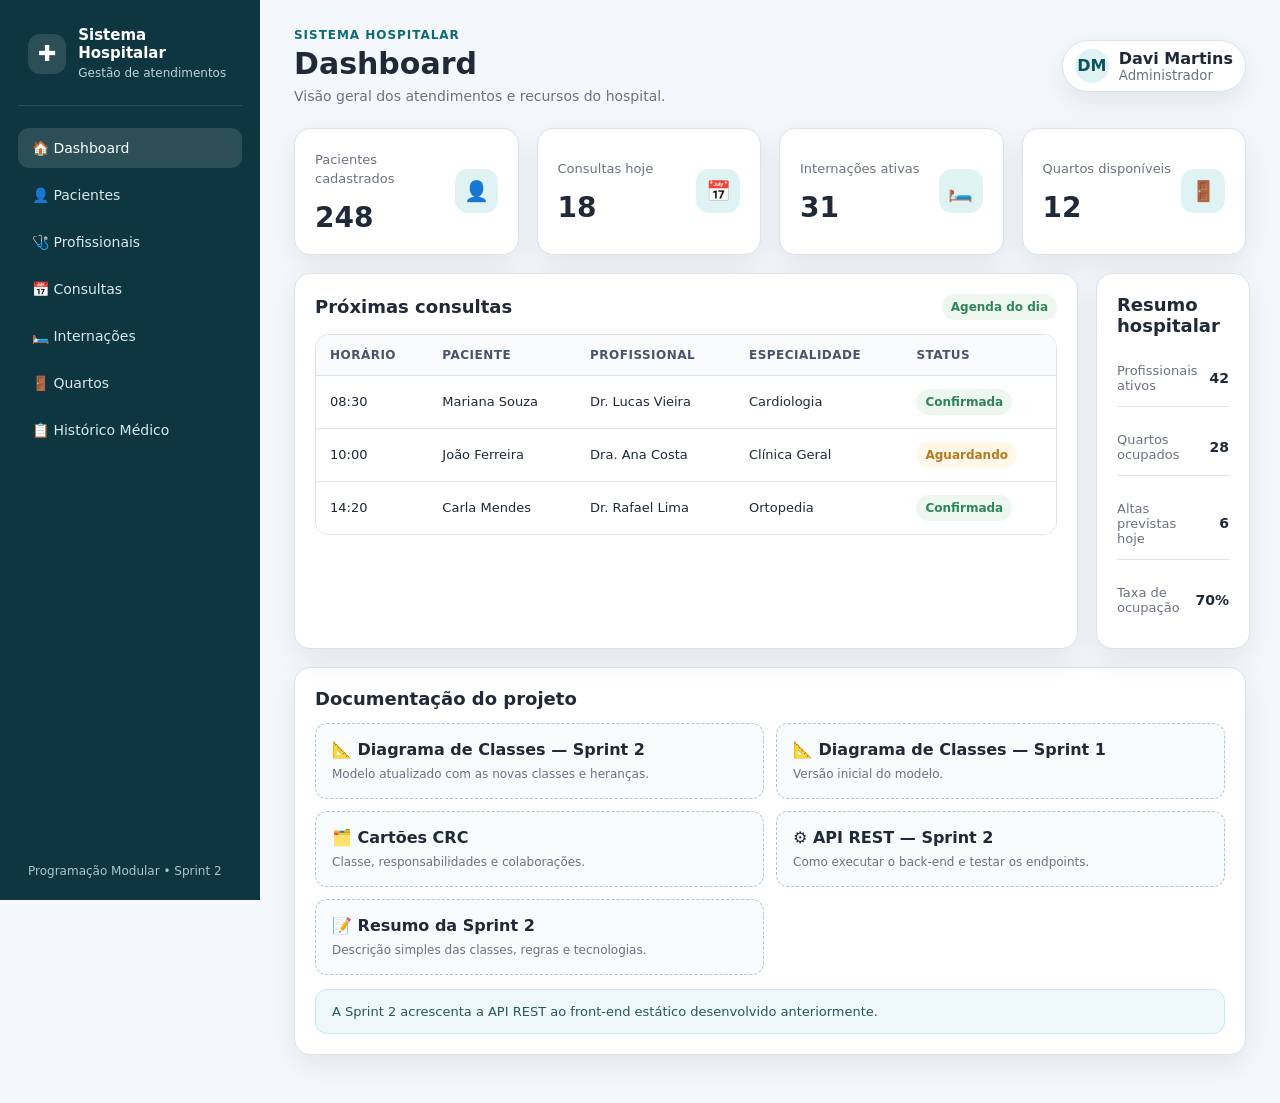
<file: index.html>
<!doctype html>
<html lang="pt-BR">
<head>
  <meta charset="utf-8">
  <meta name="viewport" content="width=device-width, initial-scale=1">
  <title>Dashboard • Sistema Hospitalar</title>
  <link rel="stylesheet" href="css/style.css">
</head>
<body>
  <div class="layout">
    <aside class="sidebar">
      <div class="brand">
        <div class="brand-mark">✚</div>
        <div><strong>Sistema Hospitalar</strong><span>Gestão de atendimentos</span></div>
      </div>
      <nav class="nav"><a class="active" href="index.html"><span>🏠</span> Dashboard</a>
<a class="" href="pacientes.html"><span>👤</span> Pacientes</a>
<a class="" href="profissionais.html"><span>🩺</span> Profissionais</a>
<a class="" href="consultas.html"><span>📅</span> Consultas</a>
<a class="" href="internacoes.html"><span>🛏️</span> Internações</a>
<a class="" href="quartos.html"><span>🚪</span> Quartos</a>
<a class="" href="historico.html"><span>📋</span> Histórico Médico</a></nav>
      <div class="sidebar-footer">Programação Modular • Sprint 2</div>
    </aside>
    <main class="main">
      <header class="topbar">
        <div><p class="eyebrow">Sistema Hospitalar</p><h1>Dashboard</h1><p class="subtitle">Visão geral dos atendimentos e recursos do hospital.</p></div>
        <div class="user"><div class="avatar">DM</div><div><strong>Davi Martins</strong><small>Administrador</small></div></div>
      </header>
      
<section class="grid cards">
  <article class="card stat"><div><span>Pacientes cadastrados</span><strong>248</strong></div><div class="icon">👤</div></article>
  <article class="card stat"><div><span>Consultas hoje</span><strong>18</strong></div><div class="icon">📅</div></article>
  <article class="card stat"><div><span>Internações ativas</span><strong>31</strong></div><div class="icon">🛏️</div></article>
  <article class="card stat"><div><span>Quartos disponíveis</span><strong>12</strong></div><div class="icon">🚪</div></article>
</section>

<section class="grid two" style="margin-top:18px">
  <article class="card">
    <div class="section-title"><h2>Próximas consultas</h2><span class="badge">Agenda do dia</span></div>
    <div class="table-wrap"><table>
      <thead><tr><th>Horário</th><th>Paciente</th><th>Profissional</th><th>Especialidade</th><th>Status</th></tr></thead>
      <tbody>
        <tr><td>08:30</td><td>Mariana Souza</td><td>Dr. Lucas Vieira</td><td>Cardiologia</td><td><span class="badge">Confirmada</span></td></tr>
        <tr><td>10:00</td><td>João Ferreira</td><td>Dra. Ana Costa</td><td>Clínica Geral</td><td><span class="badge warning">Aguardando</span></td></tr>
        <tr><td>14:20</td><td>Carla Mendes</td><td>Dr. Rafael Lima</td><td>Ortopedia</td><td><span class="badge">Confirmada</span></td></tr>
      </tbody>
    </table></div>
  </article>
  <article class="card">
    <div class="section-title"><h2>Resumo hospitalar</h2></div>
    <div class="kpi-list">
      <div class="kpi-row"><span>Profissionais ativos</span><strong>42</strong></div>
      <div class="kpi-row"><span>Quartos ocupados</span><strong>28</strong></div>
      <div class="kpi-row"><span>Altas previstas hoje</span><strong>6</strong></div>
      <div class="kpi-row"><span>Taxa de ocupação</span><strong>70%</strong></div>
    </div>
  </article>
</section>

<section class="card" style="margin-top:18px">
  <div class="section-title"><h2>Documentação do projeto</h2></div>
  <div class="doc-links">
    <a class="doc-link" href="documentos/DiagramaClassesSprint2.png" target="_blank"><strong>📐 Diagrama de Classes — Sprint 2</strong><span>Modelo atualizado com as novas classes e heranças.</span></a>
    <a class="doc-link" href="documentos/DiagramaClasses.png" target="_blank"><strong>📐 Diagrama de Classes — Sprint 1</strong><span>Versão inicial do modelo.</span></a>
    <a class="doc-link" href="documentos/CartoesCRC.docx" target="_blank"><strong>🗂️ Cartões CRC</strong><span>Classe, responsabilidades e colaborações.</span></a>
    <a class="doc-link" href="backend/README.md" target="_blank"><strong>⚙️ API REST — Sprint 2</strong><span>Como executar o back-end e testar os endpoints.</span></a>
    <a class="doc-link" href="documentos/ResumoSprint2.md" target="_blank"><strong>📝 Resumo da Sprint 2</strong><span>Descrição simples das classes, regras e tecnologias.</span></a>
  </div>
  <p class="notice" style="margin:14px 0 0">A Sprint 2 acrescenta a API REST ao front-end estático desenvolvido anteriormente.</p>
</section>

    </main>
  </div>
</body>
</html>
</file>
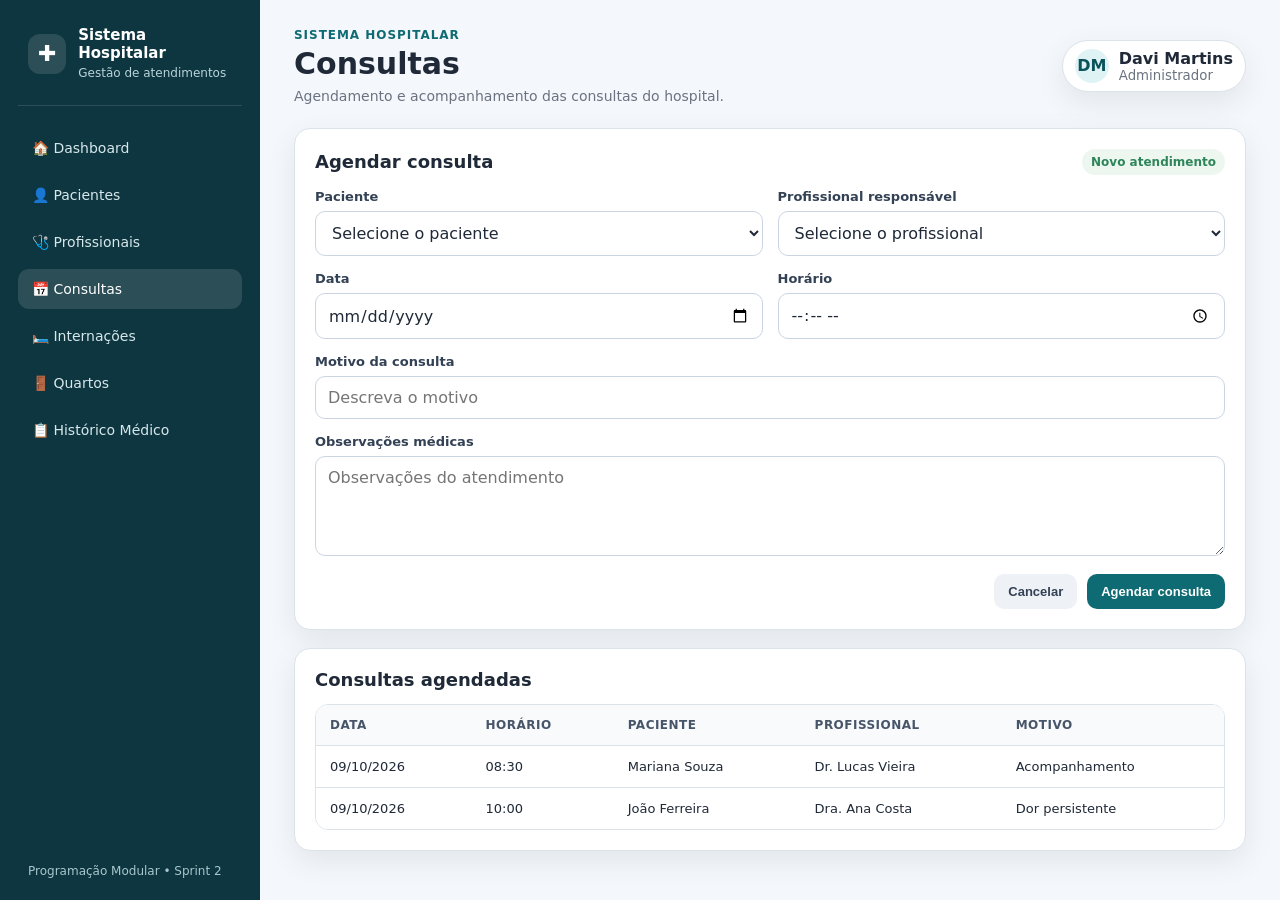
<file: consultas.html>
<!doctype html>
<html lang="pt-BR">
<head>
  <meta charset="utf-8">
  <meta name="viewport" content="width=device-width, initial-scale=1">
  <title>Consultas • Sistema Hospitalar</title>
  <link rel="stylesheet" href="css/style.css">
</head>
<body>
  <div class="layout">
    <aside class="sidebar">
      <div class="brand">
        <div class="brand-mark">✚</div>
        <div><strong>Sistema Hospitalar</strong><span>Gestão de atendimentos</span></div>
      </div>
      <nav class="nav"><a class="" href="index.html"><span>🏠</span> Dashboard</a>
<a class="" href="pacientes.html"><span>👤</span> Pacientes</a>
<a class="" href="profissionais.html"><span>🩺</span> Profissionais</a>
<a class="active" href="consultas.html"><span>📅</span> Consultas</a>
<a class="" href="internacoes.html"><span>🛏️</span> Internações</a>
<a class="" href="quartos.html"><span>🚪</span> Quartos</a>
<a class="" href="historico.html"><span>📋</span> Histórico Médico</a></nav>
      <div class="sidebar-footer">Programação Modular • Sprint 2</div>
    </aside>
    <main class="main">
      <header class="topbar">
        <div><p class="eyebrow">Sistema Hospitalar</p><h1>Consultas</h1><p class="subtitle">Agendamento e acompanhamento das consultas do hospital.</p></div>
        <div class="user"><div class="avatar">DM</div><div><strong>Davi Martins</strong><small>Administrador</small></div></div>
      </header>
      
<section class="card">
  <div class="section-title"><h2>Agendar consulta</h2><span class="badge">Novo atendimento</span></div>
  <div class="form-grid">
    <div class="form-group"><label>Paciente</label><select><option>Selecione o paciente</option><option>Mariana Souza</option><option>João Ferreira</option></select></div>
    <div class="form-group"><label>Profissional responsável</label><select><option>Selecione o profissional</option><option>Dr. Lucas Vieira</option><option>Dra. Ana Costa</option></select></div>
    <div class="form-group"><label>Data</label><input type="date"></div>
    <div class="form-group"><label>Horário</label><input type="time"></div>
    <div class="form-group full"><label>Motivo da consulta</label><input placeholder="Descreva o motivo"></div>
    <div class="form-group full"><label>Observações médicas</label><textarea placeholder="Observações do atendimento"></textarea></div>
  </div>
  <div class="actions"><button class="btn secondary">Cancelar</button><button class="btn primary">Agendar consulta</button></div>
</section>
<section class="card" style="margin-top:18px">
  <div class="section-title"><h2>Consultas agendadas</h2></div>
  <div class="table-wrap"><table><thead><tr><th>Data</th><th>Horário</th><th>Paciente</th><th>Profissional</th><th>Motivo</th></tr></thead><tbody>
    <tr><td>09/10/2026</td><td>08:30</td><td>Mariana Souza</td><td>Dr. Lucas Vieira</td><td>Acompanhamento</td></tr>
    <tr><td>09/10/2026</td><td>10:00</td><td>João Ferreira</td><td>Dra. Ana Costa</td><td>Dor persistente</td></tr>
  </tbody></table></div>
</section>
    </main>
  </div>
</body>
</html>
</file>
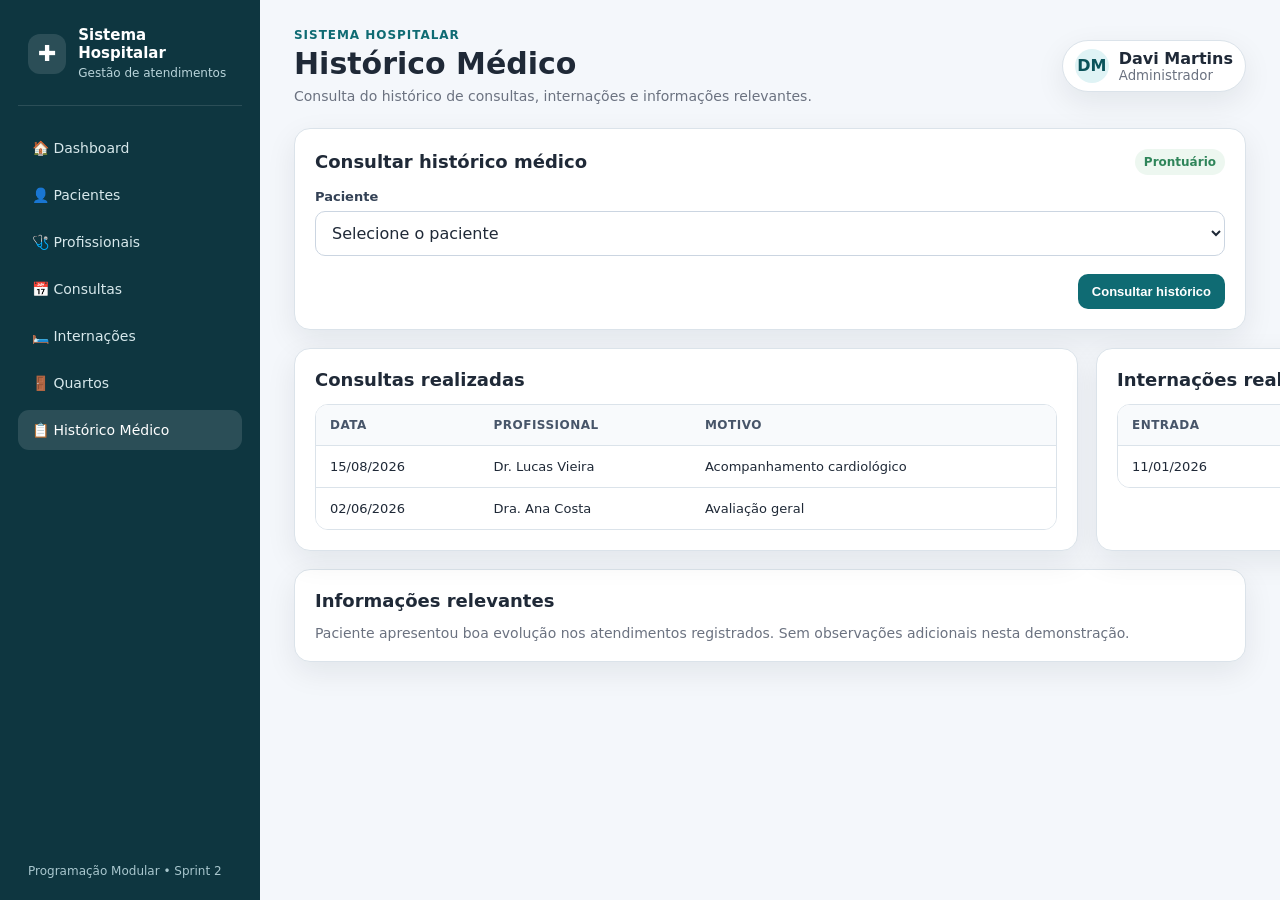
<file: historico.html>
<!doctype html>
<html lang="pt-BR">
<head>
  <meta charset="utf-8">
  <meta name="viewport" content="width=device-width, initial-scale=1">
  <title>Histórico Médico • Sistema Hospitalar</title>
  <link rel="stylesheet" href="css/style.css">
</head>
<body>
  <div class="layout">
    <aside class="sidebar">
      <div class="brand">
        <div class="brand-mark">✚</div>
        <div><strong>Sistema Hospitalar</strong><span>Gestão de atendimentos</span></div>
      </div>
      <nav class="nav"><a class="" href="index.html"><span>🏠</span> Dashboard</a>
<a class="" href="pacientes.html"><span>👤</span> Pacientes</a>
<a class="" href="profissionais.html"><span>🩺</span> Profissionais</a>
<a class="" href="consultas.html"><span>📅</span> Consultas</a>
<a class="" href="internacoes.html"><span>🛏️</span> Internações</a>
<a class="" href="quartos.html"><span>🚪</span> Quartos</a>
<a class="active" href="historico.html"><span>📋</span> Histórico Médico</a></nav>
      <div class="sidebar-footer">Programação Modular • Sprint 2</div>
    </aside>
    <main class="main">
      <header class="topbar">
        <div><p class="eyebrow">Sistema Hospitalar</p><h1>Histórico Médico</h1><p class="subtitle">Consulta do histórico de consultas, internações e informações relevantes.</p></div>
        <div class="user"><div class="avatar">DM</div><div><strong>Davi Martins</strong><small>Administrador</small></div></div>
      </header>
      
<section class="card">
  <div class="section-title"><h2>Consultar histórico médico</h2><span class="badge">Prontuário</span></div>
  <div class="form-grid">
    <div class="form-group full"><label>Paciente</label><select><option>Selecione o paciente</option><option>Mariana Souza</option><option>João Ferreira</option></select></div>
  </div>
  <div class="actions"><button class="btn primary">Consultar histórico</button></div>
</section>
<section class="grid two" style="margin-top:18px">
  <article class="card">
    <div class="section-title"><h2>Consultas realizadas</h2></div>
    <div class="table-wrap"><table><thead><tr><th>Data</th><th>Profissional</th><th>Motivo</th></tr></thead><tbody>
      <tr><td>15/08/2026</td><td>Dr. Lucas Vieira</td><td>Acompanhamento cardiológico</td></tr>
      <tr><td>02/06/2026</td><td>Dra. Ana Costa</td><td>Avaliação geral</td></tr>
    </tbody></table></div>
  </article>
  <article class="card">
    <div class="section-title"><h2>Internações realizadas</h2></div>
    <div class="table-wrap"><table><thead><tr><th>Entrada</th><th>Alta</th><th>Quarto</th></tr></thead><tbody>
      <tr><td>11/01/2026</td><td>15/01/2026</td><td>302</td></tr>
    </tbody></table></div>
  </article>
</section>
<section class="card" style="margin-top:18px">
  <div class="section-title"><h2>Informações relevantes</h2></div>
  <p class="subtitle" style="margin:0">Paciente apresentou boa evolução nos atendimentos registrados. Sem observações adicionais nesta demonstração.</p>
</section>
    </main>
  </div>
</body>
</html>
</file>
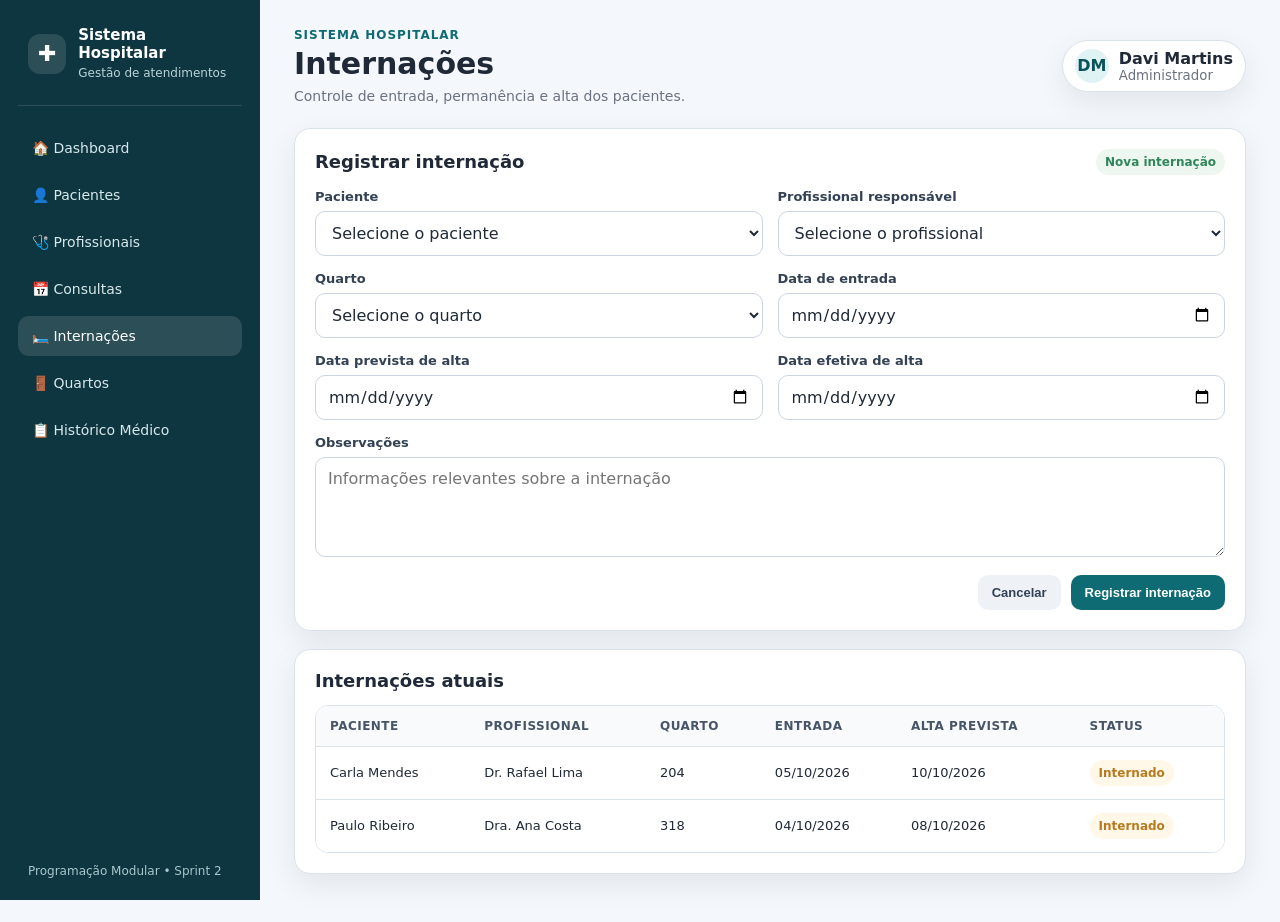
<file: internacoes.html>
<!doctype html>
<html lang="pt-BR">
<head>
  <meta charset="utf-8">
  <meta name="viewport" content="width=device-width, initial-scale=1">
  <title>Internações • Sistema Hospitalar</title>
  <link rel="stylesheet" href="css/style.css">
</head>
<body>
  <div class="layout">
    <aside class="sidebar">
      <div class="brand">
        <div class="brand-mark">✚</div>
        <div><strong>Sistema Hospitalar</strong><span>Gestão de atendimentos</span></div>
      </div>
      <nav class="nav"><a class="" href="index.html"><span>🏠</span> Dashboard</a>
<a class="" href="pacientes.html"><span>👤</span> Pacientes</a>
<a class="" href="profissionais.html"><span>🩺</span> Profissionais</a>
<a class="" href="consultas.html"><span>📅</span> Consultas</a>
<a class="active" href="internacoes.html"><span>🛏️</span> Internações</a>
<a class="" href="quartos.html"><span>🚪</span> Quartos</a>
<a class="" href="historico.html"><span>📋</span> Histórico Médico</a></nav>
      <div class="sidebar-footer">Programação Modular • Sprint 2</div>
    </aside>
    <main class="main">
      <header class="topbar">
        <div><p class="eyebrow">Sistema Hospitalar</p><h1>Internações</h1><p class="subtitle">Controle de entrada, permanência e alta dos pacientes.</p></div>
        <div class="user"><div class="avatar">DM</div><div><strong>Davi Martins</strong><small>Administrador</small></div></div>
      </header>
      
<section class="card">
  <div class="section-title"><h2>Registrar internação</h2><span class="badge">Nova internação</span></div>
  <div class="form-grid">
    <div class="form-group"><label>Paciente</label><select><option>Selecione o paciente</option><option>Mariana Souza</option><option>João Ferreira</option></select></div>
    <div class="form-group"><label>Profissional responsável</label><select><option>Selecione o profissional</option><option>Dr. Lucas Vieira</option><option>Dra. Ana Costa</option></select></div>
    <div class="form-group"><label>Quarto</label><select><option>Selecione o quarto</option><option>201 - disponível</option><option>305 - disponível</option></select></div>
    <div class="form-group"><label>Data de entrada</label><input type="date"></div>
    <div class="form-group"><label>Data prevista de alta</label><input type="date"></div>
    <div class="form-group"><label>Data efetiva de alta</label><input type="date"></div>
    <div class="form-group full"><label>Observações</label><textarea placeholder="Informações relevantes sobre a internação"></textarea></div>
  </div>
  <div class="actions"><button class="btn secondary">Cancelar</button><button class="btn primary">Registrar internação</button></div>
</section>
<section class="card" style="margin-top:18px">
  <div class="section-title"><h2>Internações atuais</h2></div>
  <div class="table-wrap"><table><thead><tr><th>Paciente</th><th>Profissional</th><th>Quarto</th><th>Entrada</th><th>Alta prevista</th><th>Status</th></tr></thead><tbody>
    <tr><td>Carla Mendes</td><td>Dr. Rafael Lima</td><td>204</td><td>05/10/2026</td><td>10/10/2026</td><td><span class="badge warning">Internado</span></td></tr>
    <tr><td>Paulo Ribeiro</td><td>Dra. Ana Costa</td><td>318</td><td>04/10/2026</td><td>08/10/2026</td><td><span class="badge warning">Internado</span></td></tr>
  </tbody></table></div>
</section>
    </main>
  </div>
</body>
</html>
</file>
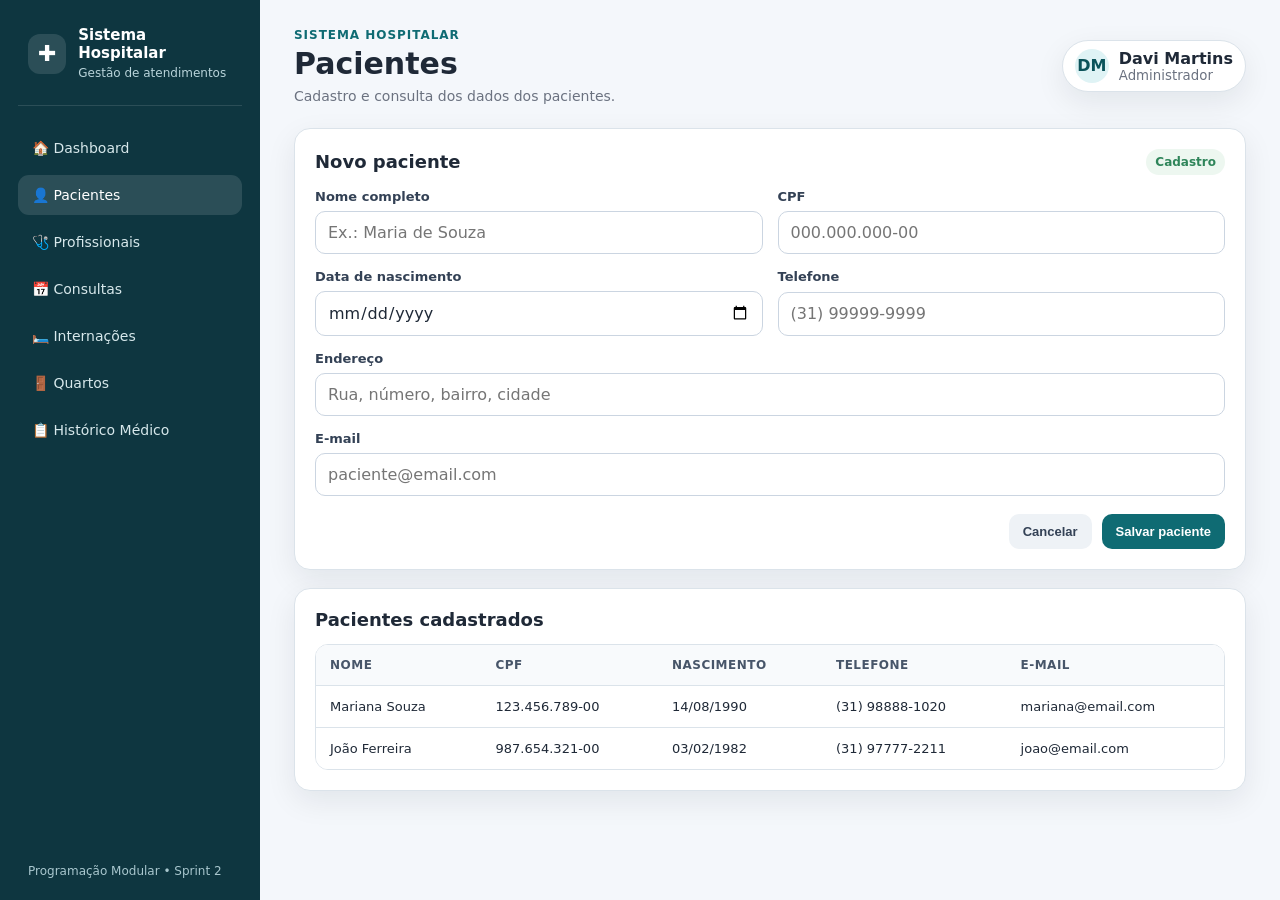
<file: pacientes.html>
<!doctype html>
<html lang="pt-BR">
<head>
  <meta charset="utf-8">
  <meta name="viewport" content="width=device-width, initial-scale=1">
  <title>Pacientes • Sistema Hospitalar</title>
  <link rel="stylesheet" href="css/style.css">
</head>
<body>
  <div class="layout">
    <aside class="sidebar">
      <div class="brand">
        <div class="brand-mark">✚</div>
        <div><strong>Sistema Hospitalar</strong><span>Gestão de atendimentos</span></div>
      </div>
      <nav class="nav"><a class="" href="index.html"><span>🏠</span> Dashboard</a>
<a class="active" href="pacientes.html"><span>👤</span> Pacientes</a>
<a class="" href="profissionais.html"><span>🩺</span> Profissionais</a>
<a class="" href="consultas.html"><span>📅</span> Consultas</a>
<a class="" href="internacoes.html"><span>🛏️</span> Internações</a>
<a class="" href="quartos.html"><span>🚪</span> Quartos</a>
<a class="" href="historico.html"><span>📋</span> Histórico Médico</a></nav>
      <div class="sidebar-footer">Programação Modular • Sprint 2</div>
    </aside>
    <main class="main">
      <header class="topbar">
        <div><p class="eyebrow">Sistema Hospitalar</p><h1>Pacientes</h1><p class="subtitle">Cadastro e consulta dos dados dos pacientes.</p></div>
        <div class="user"><div class="avatar">DM</div><div><strong>Davi Martins</strong><small>Administrador</small></div></div>
      </header>
      
<section class="card">
  <div class="section-title"><h2>Novo paciente</h2><span class="badge">Cadastro</span></div>
  <div class="form-grid">
    <div class="form-group"><label>Nome completo</label><input placeholder="Ex.: Maria de Souza"></div>
    <div class="form-group"><label>CPF</label><input placeholder="000.000.000-00"></div>
    <div class="form-group"><label>Data de nascimento</label><input type="date"></div>
    <div class="form-group"><label>Telefone</label><input placeholder="(31) 99999-9999"></div>
    <div class="form-group full"><label>Endereço</label><input placeholder="Rua, número, bairro, cidade"></div>
    <div class="form-group full"><label>E-mail</label><input type="email" placeholder="paciente@email.com"></div>
  </div>
  <div class="actions"><button class="btn secondary">Cancelar</button><button class="btn primary">Salvar paciente</button></div>
</section>
<section class="card" style="margin-top:18px">
  <div class="section-title"><h2>Pacientes cadastrados</h2></div>
  <div class="table-wrap"><table><thead><tr><th>Nome</th><th>CPF</th><th>Nascimento</th><th>Telefone</th><th>E-mail</th></tr></thead><tbody>
    <tr><td>Mariana Souza</td><td>123.456.789-00</td><td>14/08/1990</td><td>(31) 98888-1020</td><td>mariana@email.com</td></tr>
    <tr><td>João Ferreira</td><td>987.654.321-00</td><td>03/02/1982</td><td>(31) 97777-2211</td><td>joao@email.com</td></tr>
  </tbody></table></div>
</section>
    </main>
  </div>
</body>
</html>
</file>
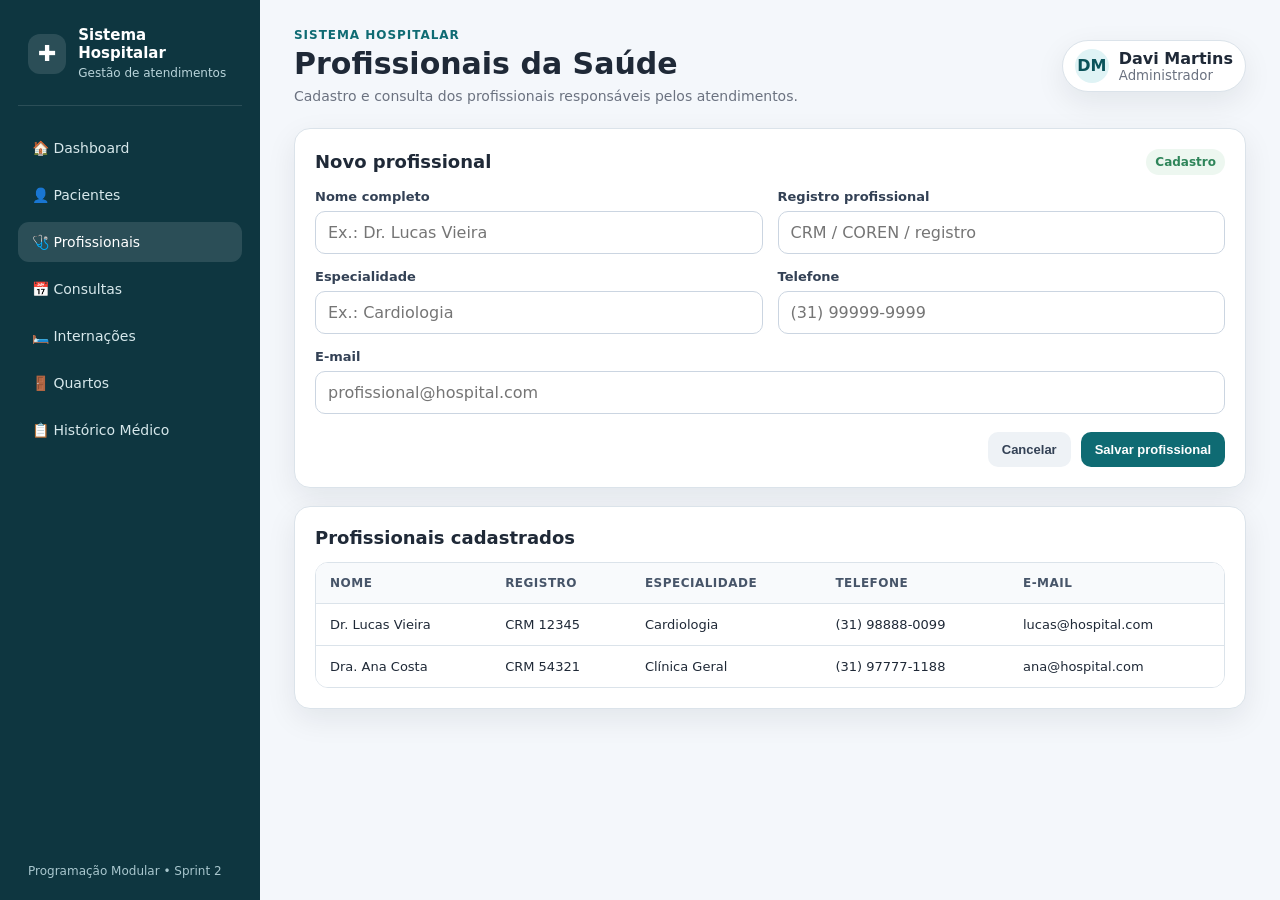
<file: profissionais.html>
<!doctype html>
<html lang="pt-BR">
<head>
  <meta charset="utf-8">
  <meta name="viewport" content="width=device-width, initial-scale=1">
  <title>Profissionais da Saúde • Sistema Hospitalar</title>
  <link rel="stylesheet" href="css/style.css">
</head>
<body>
  <div class="layout">
    <aside class="sidebar">
      <div class="brand">
        <div class="brand-mark">✚</div>
        <div><strong>Sistema Hospitalar</strong><span>Gestão de atendimentos</span></div>
      </div>
      <nav class="nav"><a class="" href="index.html"><span>🏠</span> Dashboard</a>
<a class="" href="pacientes.html"><span>👤</span> Pacientes</a>
<a class="active" href="profissionais.html"><span>🩺</span> Profissionais</a>
<a class="" href="consultas.html"><span>📅</span> Consultas</a>
<a class="" href="internacoes.html"><span>🛏️</span> Internações</a>
<a class="" href="quartos.html"><span>🚪</span> Quartos</a>
<a class="" href="historico.html"><span>📋</span> Histórico Médico</a></nav>
      <div class="sidebar-footer">Programação Modular • Sprint 2</div>
    </aside>
    <main class="main">
      <header class="topbar">
        <div><p class="eyebrow">Sistema Hospitalar</p><h1>Profissionais da Saúde</h1><p class="subtitle">Cadastro e consulta dos profissionais responsáveis pelos atendimentos.</p></div>
        <div class="user"><div class="avatar">DM</div><div><strong>Davi Martins</strong><small>Administrador</small></div></div>
      </header>
      
<section class="card">
  <div class="section-title"><h2>Novo profissional</h2><span class="badge">Cadastro</span></div>
  <div class="form-grid">
    <div class="form-group"><label>Nome completo</label><input placeholder="Ex.: Dr. Lucas Vieira"></div>
    <div class="form-group"><label>Registro profissional</label><input placeholder="CRM / COREN / registro"></div>
    <div class="form-group"><label>Especialidade</label><input placeholder="Ex.: Cardiologia"></div>
    <div class="form-group"><label>Telefone</label><input placeholder="(31) 99999-9999"></div>
    <div class="form-group full"><label>E-mail</label><input type="email" placeholder="profissional@hospital.com"></div>
  </div>
  <div class="actions"><button class="btn secondary">Cancelar</button><button class="btn primary">Salvar profissional</button></div>
</section>
<section class="card" style="margin-top:18px">
  <div class="section-title"><h2>Profissionais cadastrados</h2></div>
  <div class="table-wrap"><table><thead><tr><th>Nome</th><th>Registro</th><th>Especialidade</th><th>Telefone</th><th>E-mail</th></tr></thead><tbody>
    <tr><td>Dr. Lucas Vieira</td><td>CRM 12345</td><td>Cardiologia</td><td>(31) 98888-0099</td><td>lucas@hospital.com</td></tr>
    <tr><td>Dra. Ana Costa</td><td>CRM 54321</td><td>Clínica Geral</td><td>(31) 97777-1188</td><td>ana@hospital.com</td></tr>
  </tbody></table></div>
</section>
    </main>
  </div>
</body>
</html>
</file>
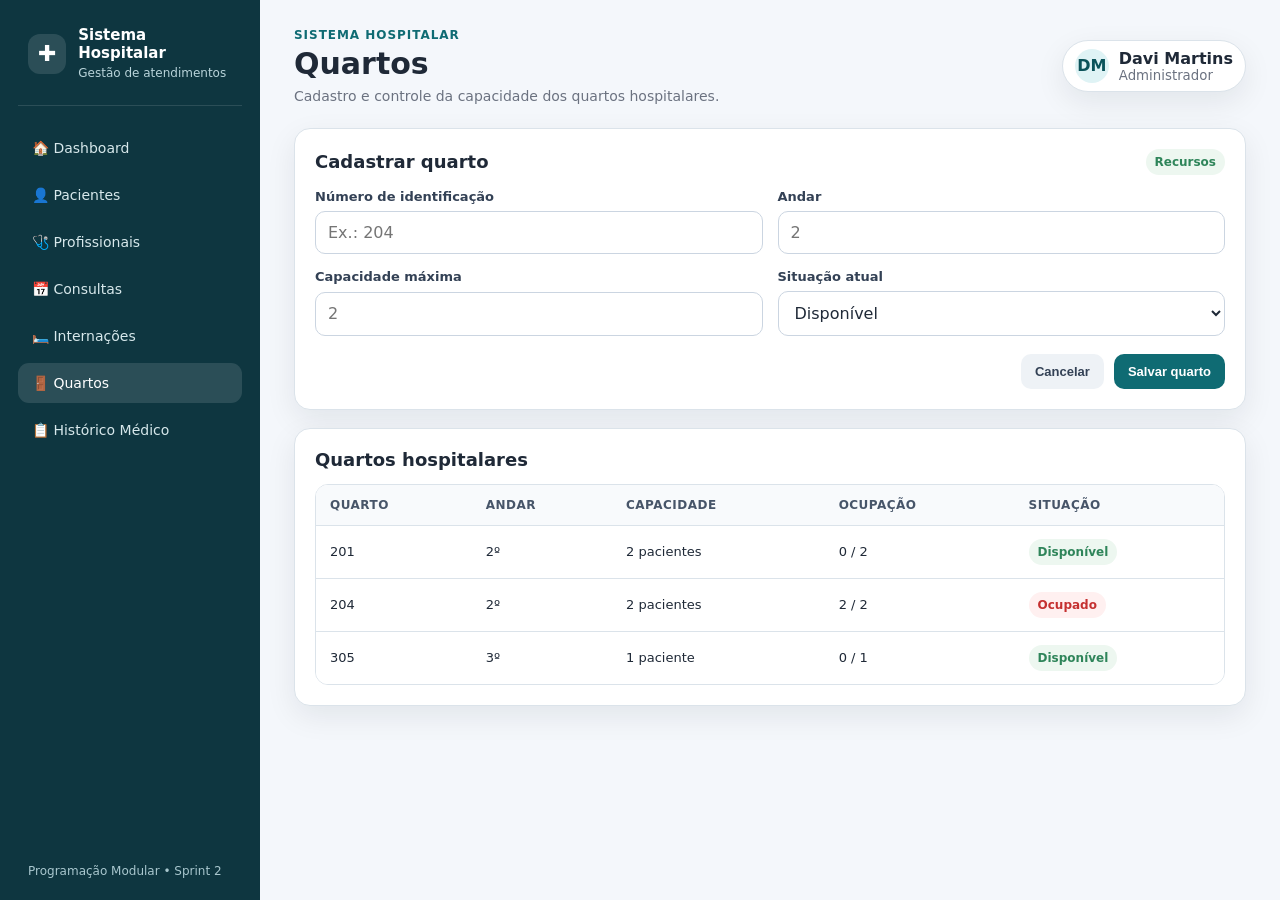
<file: quartos.html>
<!doctype html>
<html lang="pt-BR">
<head>
  <meta charset="utf-8">
  <meta name="viewport" content="width=device-width, initial-scale=1">
  <title>Quartos • Sistema Hospitalar</title>
  <link rel="stylesheet" href="css/style.css">
</head>
<body>
  <div class="layout">
    <aside class="sidebar">
      <div class="brand">
        <div class="brand-mark">✚</div>
        <div><strong>Sistema Hospitalar</strong><span>Gestão de atendimentos</span></div>
      </div>
      <nav class="nav"><a class="" href="index.html"><span>🏠</span> Dashboard</a>
<a class="" href="pacientes.html"><span>👤</span> Pacientes</a>
<a class="" href="profissionais.html"><span>🩺</span> Profissionais</a>
<a class="" href="consultas.html"><span>📅</span> Consultas</a>
<a class="" href="internacoes.html"><span>🛏️</span> Internações</a>
<a class="active" href="quartos.html"><span>🚪</span> Quartos</a>
<a class="" href="historico.html"><span>📋</span> Histórico Médico</a></nav>
      <div class="sidebar-footer">Programação Modular • Sprint 2</div>
    </aside>
    <main class="main">
      <header class="topbar">
        <div><p class="eyebrow">Sistema Hospitalar</p><h1>Quartos</h1><p class="subtitle">Cadastro e controle da capacidade dos quartos hospitalares.</p></div>
        <div class="user"><div class="avatar">DM</div><div><strong>Davi Martins</strong><small>Administrador</small></div></div>
      </header>
      
<section class="card">
  <div class="section-title"><h2>Cadastrar quarto</h2><span class="badge">Recursos</span></div>
  <div class="form-grid">
    <div class="form-group"><label>Número de identificação</label><input placeholder="Ex.: 204"></div>
    <div class="form-group"><label>Andar</label><input type="number" placeholder="2"></div>
    <div class="form-group"><label>Capacidade máxima</label><input type="number" placeholder="2"></div>
    <div class="form-group"><label>Situação atual</label><select><option>Disponível</option><option>Ocupado</option></select></div>
  </div>
  <div class="actions"><button class="btn secondary">Cancelar</button><button class="btn primary">Salvar quarto</button></div>
</section>
<section class="card" style="margin-top:18px">
  <div class="section-title"><h2>Quartos hospitalares</h2></div>
  <div class="table-wrap"><table><thead><tr><th>Quarto</th><th>Andar</th><th>Capacidade</th><th>Ocupação</th><th>Situação</th></tr></thead><tbody>
    <tr><td>201</td><td>2º</td><td>2 pacientes</td><td>0 / 2</td><td><span class="badge">Disponível</span></td></tr>
    <tr><td>204</td><td>2º</td><td>2 pacientes</td><td>2 / 2</td><td><span class="badge danger">Ocupado</span></td></tr>
    <tr><td>305</td><td>3º</td><td>1 paciente</td><td>0 / 1</td><td><span class="badge">Disponível</span></td></tr>
  </tbody></table></div>
</section>
    </main>
  </div>
</body>
</html>
</file>
<file: css/style.css>
:root {
  --bg: #f4f7fb;
  --surface: #ffffff;
  --surface-2: #eef4f7;
  --text: #1f2937;
  --muted: #6b7280;
  --primary: #0f6b73;
  --primary-dark: #0b535a;
  --accent: #dff3f5;
  --border: #dbe3ea;
  --success: #2f855a;
  --warning: #b7791f;
  --danger: #c53030;
  --shadow: 0 10px 30px rgba(15, 23, 42, .08);
  --radius: 16px;
}

* { box-sizing: border-box; }
html { scroll-behavior: smooth; }
body {
  margin: 0;
  font-family: Inter, ui-sans-serif, system-ui, -apple-system, BlinkMacSystemFont, "Segoe UI", sans-serif;
  background: var(--bg);
  color: var(--text);
}

a { color: inherit; text-decoration: none; }

.layout { min-height: 100vh; display: grid; grid-template-columns: 260px 1fr; }
.sidebar {
  position: sticky; top: 0; height: 100vh;
  padding: 26px 18px;
  background: #0e3640;
  color: #fff;
}
.brand { display: flex; align-items: center; gap: 12px; padding: 0 10px 24px; border-bottom: 1px solid rgba(255,255,255,.12); }
.brand-mark { width: 40px; height: 40px; border-radius: 12px; display:grid; place-items:center; background: rgba(255,255,255,.12); font-size: 22px; }
.brand strong { display:block; font-size: 15px; }
.brand span { font-size: 12px; color: #b9d4da; }
.nav { display: grid; gap: 7px; margin-top: 22px; }
.nav a { padding: 12px 14px; border-radius: 11px; color: #d7e8eb; font-size: 14px; transition: .15s ease; }
.nav a:hover, .nav a.active { background: rgba(255,255,255,.12); color:#fff; }
.sidebar-footer { position:absolute; bottom:22px; left:28px; right:28px; font-size:12px; color:#a9c7ce; }

.main { padding: 28px 34px 48px; min-width: 0; }
.topbar { display:flex; align-items:center; justify-content:space-between; gap:20px; margin-bottom:24px; }
.eyebrow { margin:0 0 5px; color:var(--primary); font-size:12px; font-weight:800; text-transform:uppercase; letter-spacing:.08em; }
h1 { margin:0; font-size:30px; line-height:1.15; }
.subtitle { margin:6px 0 0; color:var(--muted); font-size:14px; }
.user { display:flex; align-items:center; gap:10px; background:var(--surface); border:1px solid var(--border); padding:8px 12px; border-radius:999px; box-shadow: var(--shadow); }
.avatar { width:34px; height:34px; border-radius:50%; background:var(--accent); color:var(--primary-dark); display:grid; place-items:center; font-weight:800; }
.user small { display:block; color:var(--muted); }

.grid { display:grid; gap:18px; }
.grid.cards { grid-template-columns: repeat(4, minmax(0, 1fr)); }
.grid.two { grid-template-columns: 1.2fr .8fr; }
.card { background:var(--surface); border:1px solid var(--border); border-radius:var(--radius); box-shadow:var(--shadow); padding:20px; }
.stat { display:flex; align-items:center; justify-content:space-between; }
.stat .icon { width:44px; height:44px; border-radius:13px; display:grid; place-items:center; background:var(--accent); font-size:20px; }
.stat strong { display:block; font-size:28px; margin-top:14px; }
.stat span { color:var(--muted); font-size:13px; }

.section-title { display:flex; align-items:center; justify-content:space-between; gap:12px; margin-bottom:14px; }
.section-title h2 { margin:0; font-size:18px; }
.badge { display:inline-flex; align-items:center; gap:6px; padding:6px 9px; border-radius:999px; font-size:12px; font-weight:700; background:#edf7f0; color:var(--success); }
.badge.warning { background:#fff8e8; color:var(--warning); }
.badge.danger { background:#fff0f0; color:var(--danger); }

.table-wrap { overflow:auto; border:1px solid var(--border); border-radius:13px; }
table { width:100%; border-collapse:collapse; min-width:740px; background:#fff; }
th, td { padding:13px 14px; text-align:left; border-bottom:1px solid var(--border); font-size:13px; }
th { color:#475569; background:#f8fafc; font-size:12px; text-transform:uppercase; letter-spacing:.04em; }
tr:last-child td { border-bottom:0; }

.form-grid { display:grid; grid-template-columns: repeat(2, minmax(0,1fr)); gap:15px; }
.form-group { display:grid; gap:7px; }
.form-group.full { grid-column:1 / -1; }
label { font-size:13px; font-weight:700; color:#334155; }
input, select, textarea {
  width:100%; padding:11px 12px; border:1px solid #cbd5e1; border-radius:10px; background:#fff; font:inherit; color:var(--text); outline:none;
}
input:focus, select:focus, textarea:focus { border-color:#7bb8bf; box-shadow:0 0 0 3px rgba(15,107,115,.08); }
textarea { min-height:100px; resize:vertical; }
.actions { display:flex; justify-content:flex-end; gap:10px; margin-top:18px; }
.btn { display:inline-flex; align-items:center; justify-content:center; gap:8px; border:0; border-radius:10px; padding:10px 14px; font-weight:800; font-size:13px; cursor:default; }
.btn.primary { background:var(--primary); color:#fff; }
.btn.secondary { background:#eef2f6; color:#334155; }
.btn.ghost { background:transparent; border:1px solid var(--border); color:#334155; }

.kpi-list { display:grid; gap:12px; }
.kpi-row { display:flex; align-items:center; justify-content:space-between; gap:12px; padding:13px 0; border-bottom:1px solid var(--border); }
.kpi-row:last-child { border-bottom:0; }
.kpi-row span { color:var(--muted); font-size:13px; }
.kpi-row strong { font-size:14px; }

.doc-links { display:grid; grid-template-columns: repeat(2,minmax(0,1fr)); gap:12px; }
.doc-link { border:1px dashed #a9c7ce; background:#f7fbfc; border-radius:12px; padding:16px; }
.doc-link strong { display:block; margin-bottom:4px; }
.doc-link span { font-size:12px; color:var(--muted); }

.notice { padding:14px 16px; border-radius:12px; background:#eef8fa; border:1px solid #c9e8ec; color:#285760; font-size:13px; }

@media (max-width: 1050px) {
  .grid.cards { grid-template-columns: repeat(2, minmax(0,1fr)); }
  .grid.two { grid-template-columns: 1fr; }
}
@media (max-width: 760px) {
  .layout { grid-template-columns:1fr; }
  .sidebar { position:relative; height:auto; }
  .sidebar-footer { display:none; }
  .nav { grid-template-columns:repeat(2,minmax(0,1fr)); }
  .main { padding:22px 16px 38px; }
  .topbar { align-items:flex-start; }
  .user { display:none; }
  .grid.cards, .form-grid, .doc-links { grid-template-columns:1fr; }
  .form-group.full { grid-column:auto; }
}
</file>
